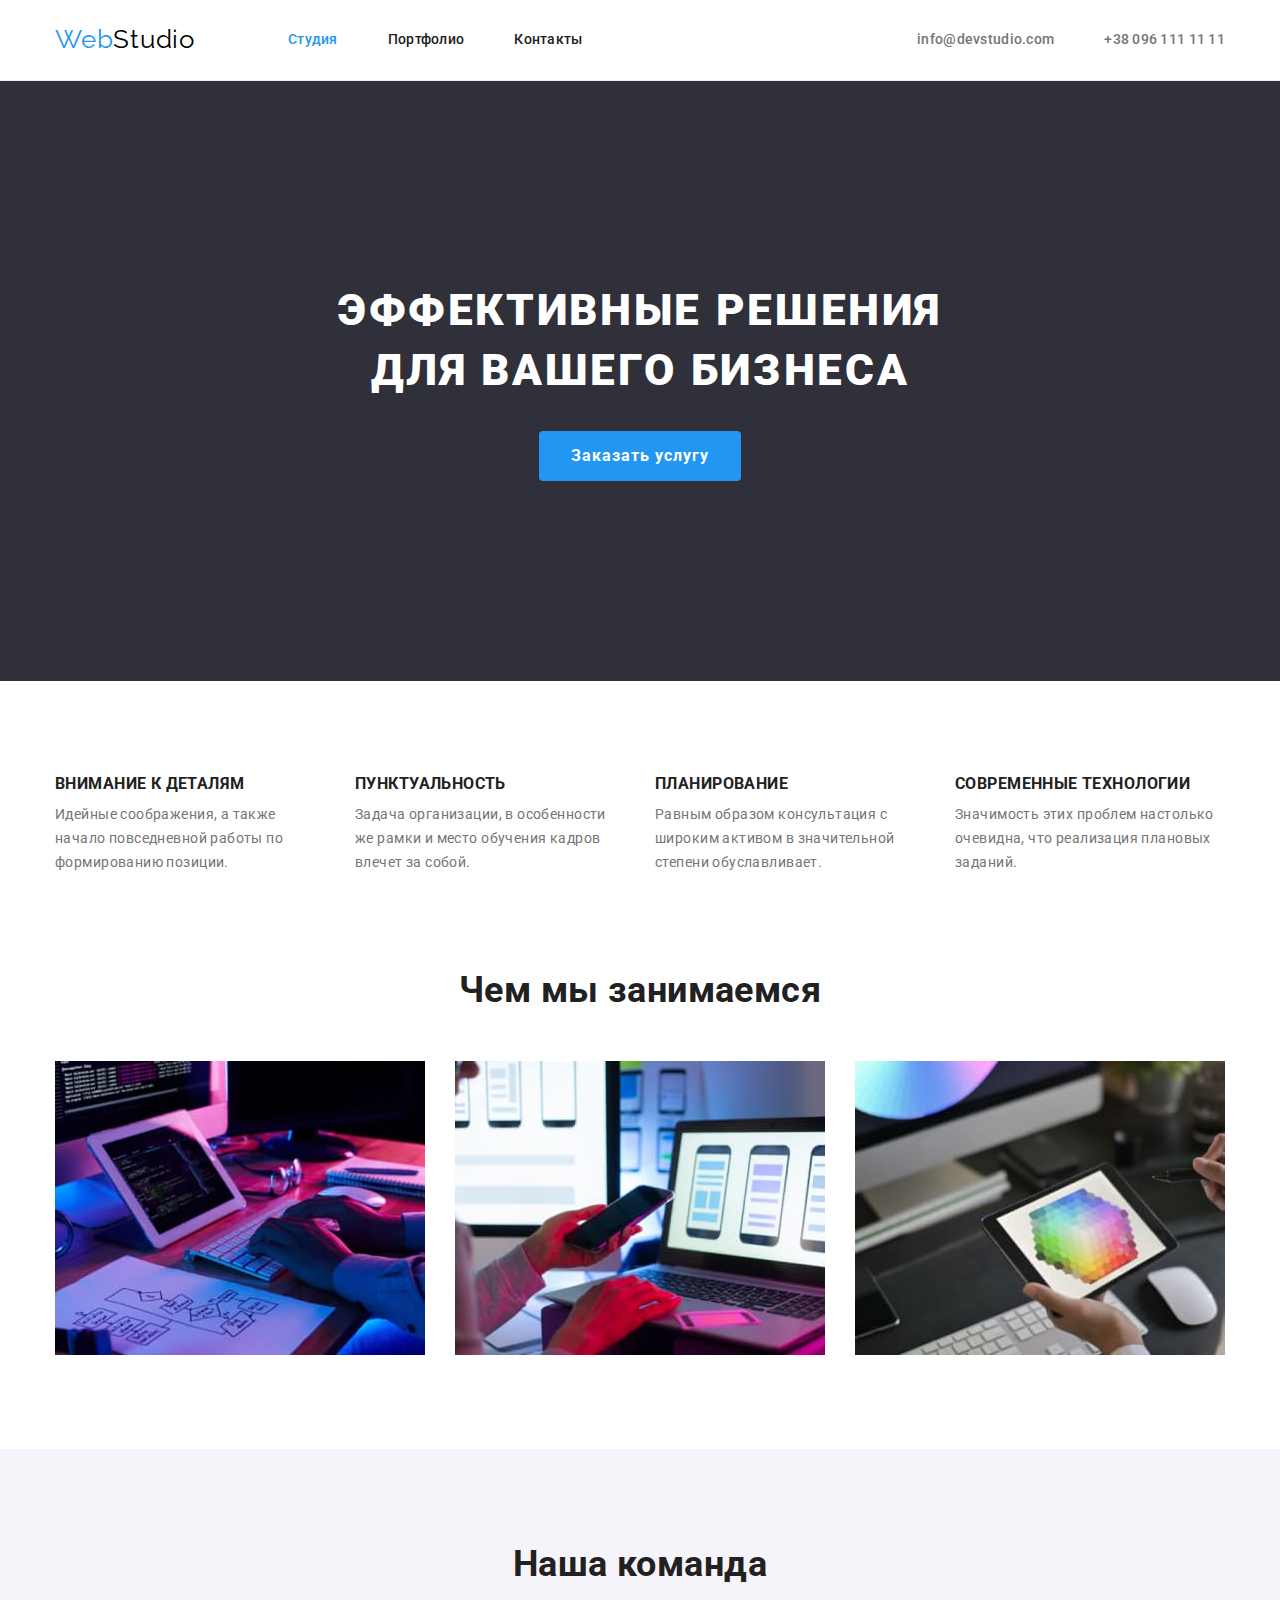
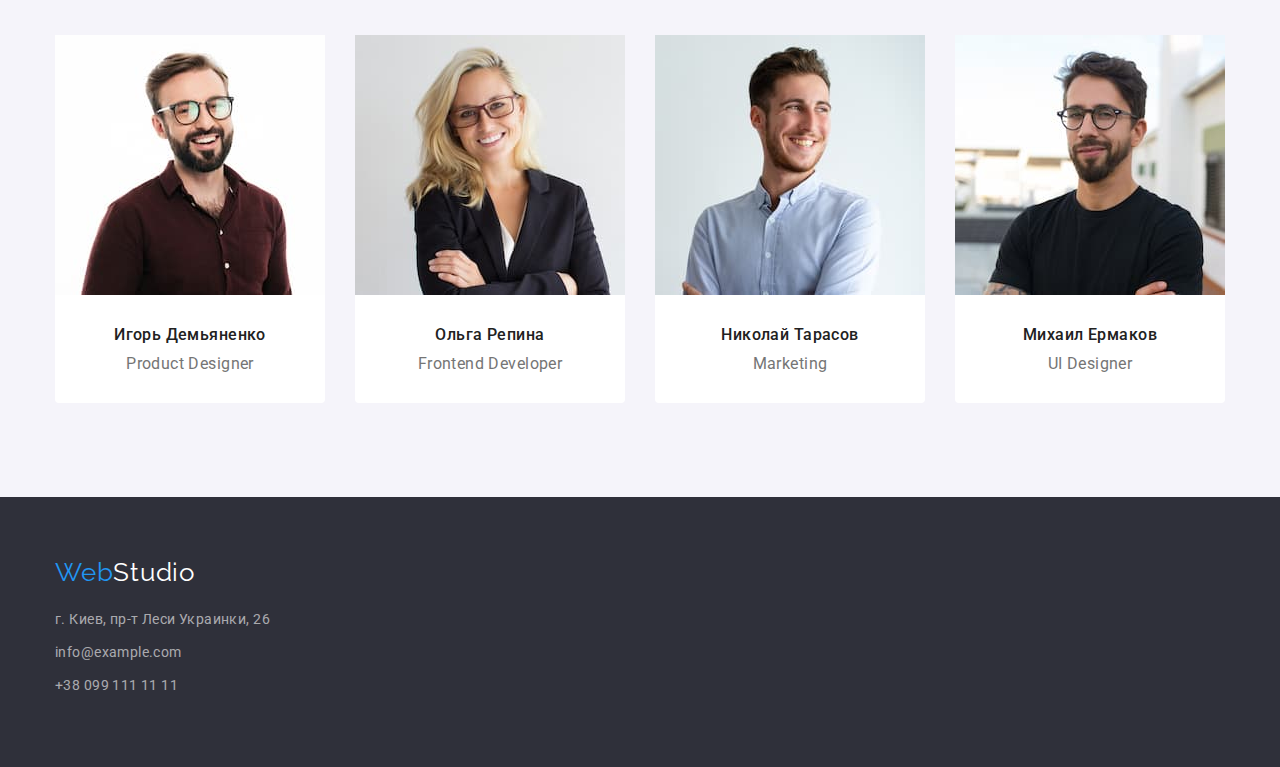
<file: index.html>
<!DOCTYPE html>
<!--Служебная инфа-->
<html lang="ru">

<head>
    <meta charset="UTF-8">
    <meta name="viewport" content="width=device-width, initial-scale=1.0">
    <title>Document</title>
    <link rel="preconnect" href="https://fonts.googleapis.com">
    <link rel="preconnect" href="https://fonts.gstatic.com" crossorigin>
    <link
        href="https://fonts.googleapis.com/css2?family=Raleway:wght@700&family=Roboto:wght@400;500;700;900&display=swap"
        rel="stylesheet">
        <link rel="stylesheet" href="https://cdnjs.cloudflare.com/ajax/libs/modern-normalize/1.1.0/modern-normalize.css"
            integrity="sha512-Y0MM+V6ymRKN2zStTqzQ227DWhhp4Mzdo6gnlRnuaNCbc+YN/ZH0sBCLTM4M0oSy9c9VKiCvd4Jk44aCLrNS5Q=="
            crossorigin="anonymous" referrerpolicy="no-referrer" />
    <link rel="stylesheet" href="./css/styles.css">

</head>

<body class="body">
    <!--Заголовок-->
    <header class="section header">
        <div class="container header-page">
        <nav class="navigation">
            <a href="./index.html" class="logo header-logo" lang="en">Web<span>Studio</span></a>
            <ul class="list header-nav">
                <li class="header-item"><a href="./index.html" class="header-link current">Студия</a></li>
                <li class="header-item"><a href="./portfolio.html" class="header-link">Портфолио</a></li>
                <li class="header-item"><a href="" class="header-link">Контакты</a></li>
            </ul>
        </nav>
        <ul class="list header-contakt">
            <li class="header-item"><a href="mailto:info@devstudio.com" class="header-cont">info@devstudio.com</a></li>
            <li class="header-item"><a href="tel:+380961111111" class="header-cont">+38 096 111 11 11</a></li>
        </ul>
        </div>
    </header>
    <!--Уникальная часть стираницы-->
    <main>
        <section class="section hero">
            <div class="container container-hero">
            <h1 class="hero-title">Эффективные решения для вашего бизнеса</h1>
            <button type="button" class="btn btn-primary">Заказать услугу</button></div>
        </section>
        <section class="section about">
            <div class="container">
            <!--Скрытый заголовок(Потом поменять)-->
            <h2 class="visually-hidden">Подход к работе</h2>
            <ul class="list list-about">
                <li class="about-link">
                    <h3 class="about-title">Внимание к деталям</h3>
                    <p class="about-text">Идейные соображения, а также начало повседневной работы по формированию
                        позиции.</p>
                </li>
                <li class="about-link">
                    <h3 class="about-title">Пунктуальность</h3>
                    <p class="about-text">Задача организации, в особенности же рамки и место обучения кадров влечет за
                        собой.</p>
                </li>
                <li class="about-link">
                    <h3 class="about-title">Планирование</h3>
                    <p class="about-text">Равным образом консультация с широким активом в значительной степени
                        обуславливает.</p>
                </li>
                <li class="about-link">
                    <h3 class="about-title">Современные технологии</h3>
                    <p class="about-text">Значимость этих проблем настолько очевидна, что реализация плановых заданий.
                    </p>
                </li>
            </ul>
            </div>
        </section>
        <section class="section work">
            <div class="container">
            <h2 class="work-name">Чем мы занимаемся</h2>
            <ul class="list list-work">
                <li class="list-img"><img src="./images/computer.jpg" alt="работа за компом" width="370" height="294"></li><li class="list-img"><img src="./images/phone.jpg" alt="Работа через телефон" width="370" height="294"></li>
                <li class="list-img"><img src="./images/laptop.jpg" alt="работа на планшете" width="370" height="294"></li>
            </ul>
            </div>
        </section>
        <section class="section team">
            <div class="container">
            <h2 class="team-name">Наша команда</h2>
            <ul class="list list-team">
                <li class="link-name"><img src="./images/igor.jpg" alt="Игорь Демьяненко" width="270" height="260">
                    <div class="name-job">
                        <h3 class="team-man">Игорь Демьяненко</h3>
                    <p class="team-job" lang="en">Product Designer</p></div>
                </li>
                <li class="link-name"><img src="./images/olga.jpg" alt="Ольга Репина" width="270" height="260">
                    <div class="name-job">
                        <h3 class="team-man">Ольга Репина</h3>
                    <p class="team-job" lang="en">Frontend Developer</p></div>
                </li>
                <li class="link-name"><img src="./images/nikolai.jpg" alt="Николай Тарасов" width="270" height="260">
                    <div class="name-job">
                        <h3 class="team-man">Николай Тарасов</h3>
                    <p class="team-job" lang="en">Marketing</p></div>
                </li>
                <li class="link-name"><img src="./images/mihail.jpg" alt="Михаил Ермаков" width="270" height="260">
                    <div class="name-job">
                        <h3 class="team-man">Михаил Ермаков</h3>
                    <p class="team-job" lang="en">UI Designer</p></div>
                </li>
            </ul>
            </div>
        </section>

    </main>
    <!--Футер-->
    <footer class="footer">
        <div class="container footer-container">
            <a href="./index.html" class="logo footer-logo" lang="en">Web<span>Studio</span></a>
            <!--Адреса компании-->
            <address>
                <ul class="list footer-contakt">
                    <li class="footer-adress"><a href="https://goo.gl/maps/NyUceUtweVrDCDV7A" class="footer-list"
                            target="_blank" rel="noopener noreferrer">г.
                            Киев,
                            пр-т Леси Украинки, 26</a></li>
                    <li class="footer-adress"><a href="mailto:info@example.com" class="footer-list">info@example.com</a>
                    </li>
                    <li class="footer-adress"><a href="tel:+380991111111" class="footer-list">+38 099 111 11 11</a></li>
                </ul>
            </address>
        </div>
    </footer>
</body>

</html>
</file>
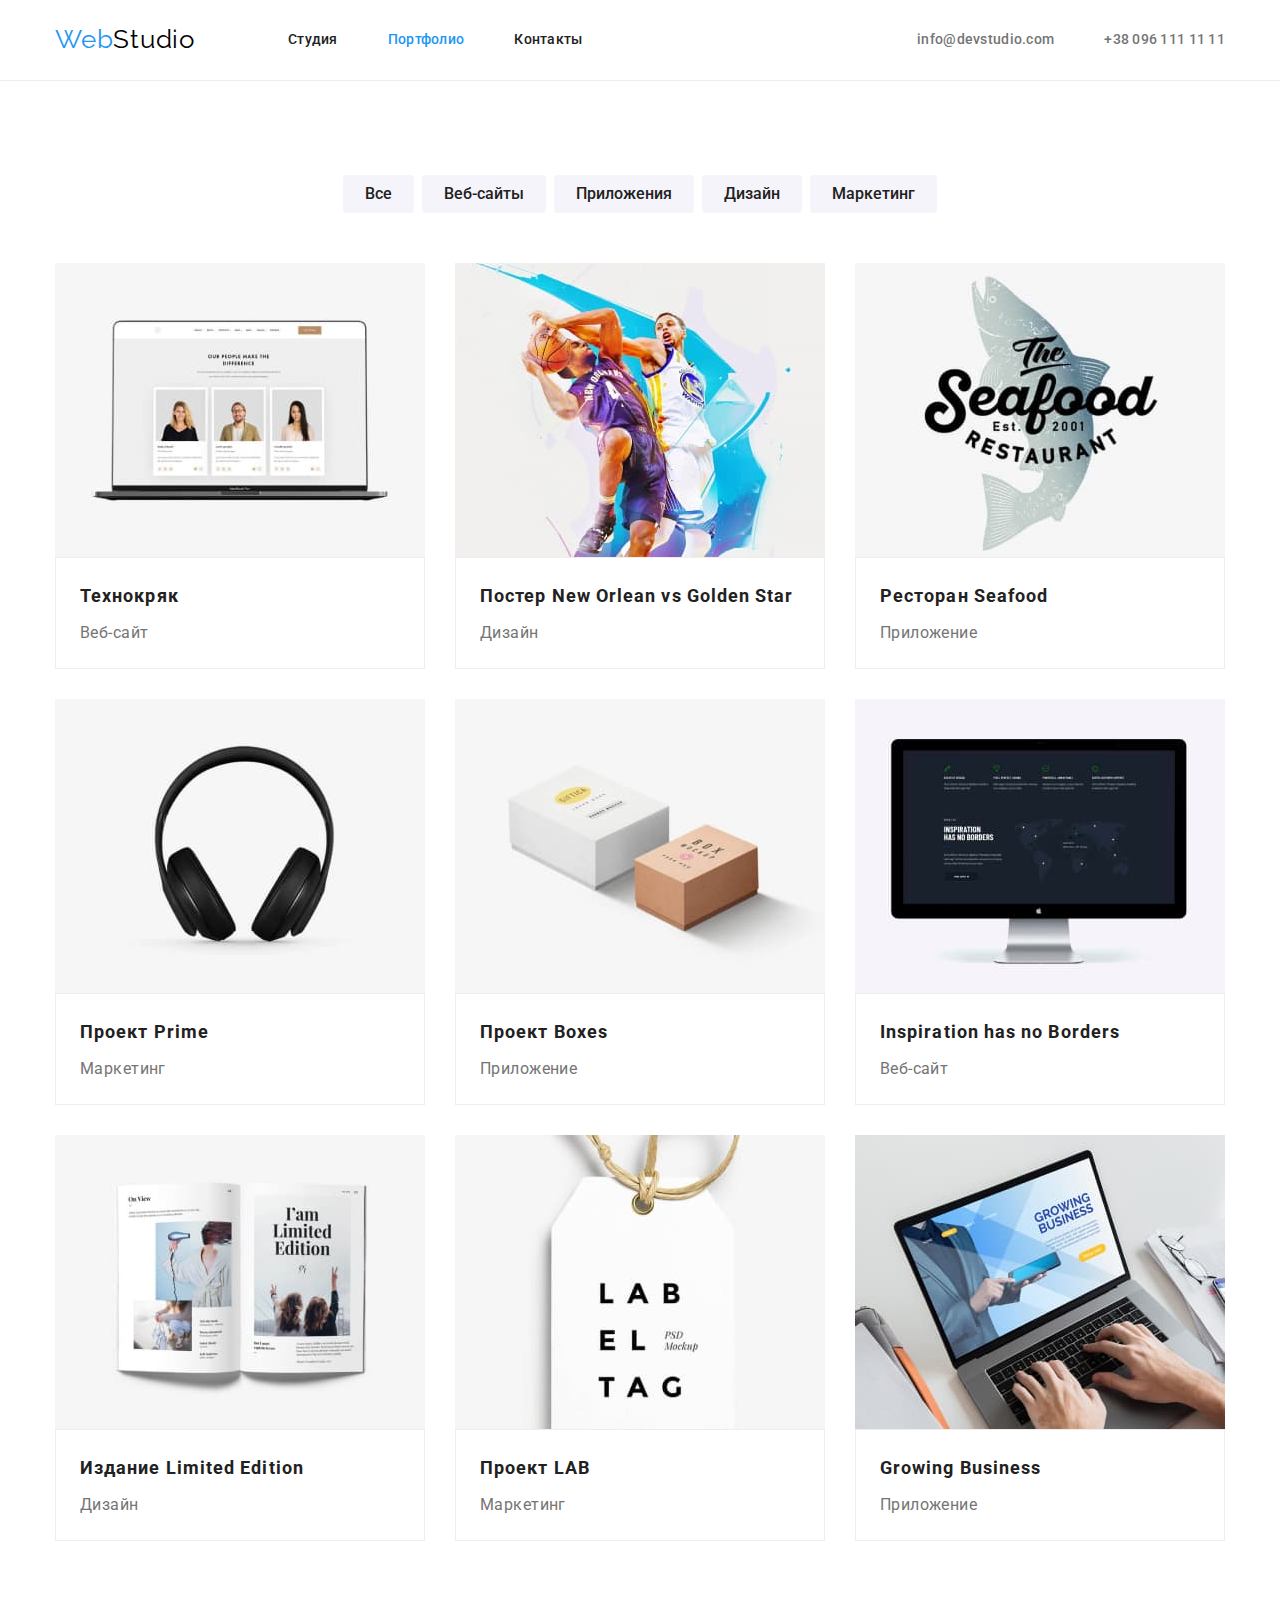
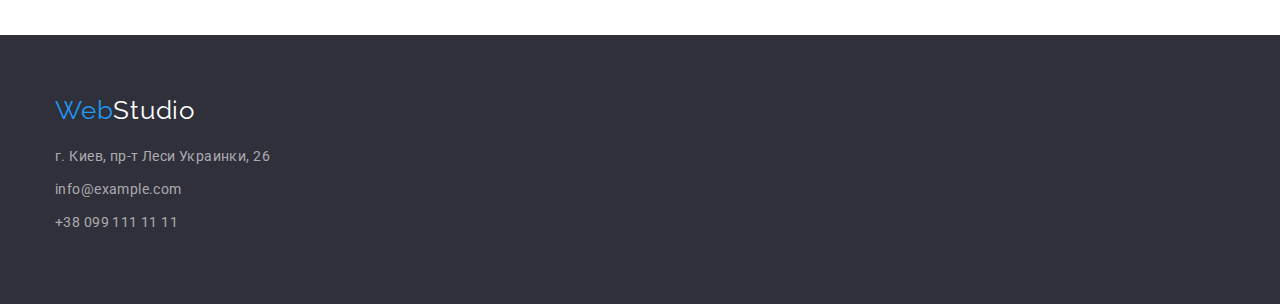
<file: portfolio.html>
<!DOCTYPE html>
<html lang="ru">

<head>
    <meta charset="UTF-8">
    <meta http-equiv="X-UA-Compatible" content="IE=edge">
    <meta name="viewport" content="width=device-width, initial-scale=1.0">
    <title>Document</title>
    <link rel="preconnect" href="https://fonts.googleapis.com">
    <link rel="preconnect" href="https://fonts.gstatic.com" crossorigin>
    <link
        href="https://fonts.googleapis.com/css2?family=Raleway:wght@700&family=Roboto:wght@400;500;700;900&display=swap"
        rel="stylesheet">
        <link rel="stylesheet" href="https://cdnjs.cloudflare.com/ajax/libs/modern-normalize/1.1.0/modern-normalize.css"
            integrity="sha512-Y0MM+V6ymRKN2zStTqzQ227DWhhp4Mzdo6gnlRnuaNCbc+YN/ZH0sBCLTM4M0oSy9c9VKiCvd4Jk44aCLrNS5Q=="
            crossorigin="anonymous" referrerpolicy="no-referrer" />
    <link rel="stylesheet" href="./css/styles.css">
</head>

<body class="body">
    <!--Заголовок-->
<header class="section header">
    <div class="container header-page">
        <nav class="navigation">
            <a href="./index.html" class="logo header-logo" lang="en">Web<span>Studio</span></a>
            <ul class="list header-nav">
                <li class="header-item"><a href="./index.html" class="header-link ">Студия</a></li>
                <li class="header-item"><a href="./portfolio.html" class="header-link current">Портфолио</a></li>
                <li class="header-item"><a href="" class="header-link">Контакты</a></li>
            </ul>
        </nav>
        <ul class="list header-contakt">
            <li class="header-item"><a href="mailto:info@devstudio.com" class="header-cont">info@devstudio.com</a></li>
            <li class="header-item"><a href="tel:+380961111111" class="header-cont">+38 096 111 11 11</a></li>
        </ul>
    </div>
</header>
    <!--Уникальная часть страницы-->
    <main>
        <section class="portfolio section">
            <div class="container">
            <h1 class="visually-hidden">Портфолио</h1>
            <ul class="list list-btn">
                <li class="button-list"><button type="button" class="btn btn-secondary">Все</button></li>
                <li class="button-list"><button type="button" class="btn btn-secondary">Веб-сайты</button></li>
                <li class="button-list"><button type="button" class="btn btn-secondary">Приложения</button></li>
                <li class="button-list"><button type="button" class="btn btn-secondary">Дизайн</button></li>
                <li class="button-list"><button type="button" class="btn btn-secondary">Маркетинг</button></li>
            </ul>
            <ul class="list portfolio-list">
                <li class="portfolio-link"><a href="">
                        <img src="./images/Технокряк.jpg" alt="Технокряк" Width="370" height="294">
                        <div class="portfolio-des"><h2 class="portfolio-title">Технокряк</h2>
                        <p class="portfolio-text">Веб-сайт</p>
                    </a></div>
                </li>
                <li class="portfolio-link"><a href=""><img src="./images/ПостерNewOrleanvsGoldenStar.jpg"
                            alt="Постер New Orlean vs Golden Star" Width="370" height="294">
                        <div class="portfolio-des">
                            <h2 class="portfolio-title">Постер <span lang="en">New Orlean vs Golden Star</span></h2>
                        <p class="portfolio-text">Дизайн</p>
                        </div>
                    </a>
                </li>
                <li class="portfolio-link"><a href=""><img src="./images/РесторанSeafood.jpg" alt="Ресторан Seafood" Width="370" height="294">
                        <div class="portfolio-des">
                            <h2 class="portfolio-title">Ресторан <span lang="en">Seafood</span></h2>
                        <p class="portfolio-text">Приложение</p>
                        </div>
                    </a>
                </li>
                <li class="portfolio-link"><a href=""><img src="./images/ПроектPrime.jpg" alt="Проект Prime" Width="370" height="294">
                        <div class="portfolio-des">
                            <h2 class="portfolio-title">Проект <span lang="en">Prime</span></h2>
                        <p class="portfolio-text">Маркетинг</p>
                        </div>
                    </a>
                </li>
                <li class="portfolio-link"><a href=""><img src="./images/ПроектBoxes.jpg" alt="Проект Boxes" Width="370" height="294">
                        <div class="portfolio-des">
                            <h2 class="portfolio-title">Проект <span lang="en">Boxes</span></h2>
                        <p class="portfolio-text">Приложение</p>
                        </div>
                    </a>
                </li>
                <li class="portfolio-link"><a href=""><img src="./images/InspirationhasnoBorders.jpg" alt="Inspiration has no Borders"
                            Width="370" height="294">
                        <div class="portfolio-des">
                            <h2 lang="en" class="portfolio-title">Inspiration has no Borders</h2>
                        <p class="portfolio-text">Веб-сайт</p>
                        </div>
                    </a>
                </li>
                <li class="portfolio-link"><a href=""><img src="./images/ИзданиеLimitedEdition.jpg" alt="Издание Limited Edition" Width="370"
                            height="294">
                        <div class="portfolio-des">
                            <h2 class="portfolio-title">Издание <span lang="en">Limited Edition</span></h2>
                        <p class="portfolio-text">Дизайн</p>
                        </div>
                    </a>
                </li>
                <li class="portfolio-link"><a href=""><img src="./images/ПроектLAB.jpg" alt="Проект LAB" Width="370" height="294">
                        <div class="portfolio-des">
                            <h2 class="portfolio-title">Проект <span lang="en">LAB</span></h2>
                        <p class="portfolio-text">Маркетинг</p>
                        </div>
                    </a>
                </li>
                <li class="portfolio-link"><a href=""><img src="./images/GrowingBusiness.jpg" alt="Growing Business" Width="370" height="294">
                        <div class="portfolio-des">
                            <h2 lang="en" class="portfolio-title">Growing Business</h2>
                        <p class="portfolio-text">Приложение</p>
                        </div>
                    </a>
                </li>
            </ul>
            </div>
        </section>
    </main>
    <!--Футер-->
    <footer class="footer">
        <div class="container footer-container">
        <a href="./index.html" class="logo footer-logo" lang="en">Web<span>Studio</span></a>
        <!--Адреса компании-->
        <address>
            <ul class="list footer-contakt">
                <li class="footer-adress"><a href="https://goo.gl/maps/NyUceUtweVrDCDV7A" class="footer-list" target="_blank"
                        rel="noopener noreferrer">г.
                        Киев,
                        пр-т Леси Украинки, 26</a></li>
                <li class="footer-adress"><a href="mailto:info@example.com" class="footer-list">info@example.com</a></li>
                <li class="footer-adress"><a href="tel:+380991111111" class="footer-list">+38 099 111 11 11</a></li>
            </ul>
        </address>
        </div>
    </footer>
</body>

</html>
</file>
<file: css/styles.css>
/*цвет основного текста #212121, 
hover color #ffffff
href color #757575
logo color #2196F3 
footer link color color: rgba(255, 255, 255, 0.6);
back-ground bt color #2196F3
основной фон #E5E5E5
хедер бек гроунл #ffffff
*/
/* Основные*/
.visually-hidden {
  position: absolute;
  white-space: nowrap;
  width: 1px;
  height: 1px;
  overflow: hidden;
  border: 0;
  padding: 0;
  clip: rect(0 0 0 0);
  clip-path: inset(50%);
  margin: -1px;
}
:root {
  --color-h: #212121;
  --color-text: #757575;
  --color-footer-adress: rgba(255, 255, 255, 0.6);
  --primary-white: #ffffff;
  --color-hf-logo: #2196f3;
  --color-hero-footer: #2f303a;
  --section-padding: 94px;
  --footer-paddingtb: 60px;
  --element-margin: 30px;
}
p,
h1,
h2,
h3,
h4,
h5,
h6 {
  margin: 0;
}
ul {
  margin: 0;
  padding: 0;
}
img {
  display: block;
  max-width: 100%;
  height: auto;
}
.container {
  margin-left: auto;
  margin-right: auto;
  width: 1200px;
  padding-left: 15px;
  padding-right: 15px;
}
body {
  font-family: Roboto, sans-serif;
  font-size: 14px;
  line-height: 1.14;
  letter-spacing: 0.03em;
  color: var(--color-h);
  background-color: var(--primary-white);
}
/*button index*/
.btn {
  font-family: inherit;
  font-style: normal;
  font-size: 16px;
  text-align: center;
  cursor: pointer;
  border: none;
  margin-left: auto;
  margin-right: auto;
  border-radius: 4px;
}
.btn-primary {
  font-weight: 700;
  line-height: 1.87;
  display: flex;
  align-items: center;
  letter-spacing: 0.06em;
  background-color: var(--color-hf-logo);
  color: var(--primary-white);
  min-width: 200px;
  height: 50px;
  margin-top: 30px;
  padding: 10px 32px;
}
.btn-primary:hover,
.btn-primary:focus {
  background-color: #188ce8;
}
a {
  text-decoration: none;
}
.list {
  list-style: none;
}
.list .header-link.current {
  color: var(--color-hf-logo);
}
/*header*/
.header {
  border-bottom: 1px solid #ececec;
}
.header-page {
  display: flex;
  align-items: center;
}
.header .container {
  display: flex;
}
.header-nav {
  display: flex;
  padding-top: 32px;
  padding-bottom: 32px;
}
.header-item + .header-item {
  margin-left: 50px;
}
.header-contakt {
  display: flex;
  margin-left: auto;
  padding-top: 32px;
  padding-bottom: 32px;
}
.navigation {
  display: flex;
  align-items: center;
}
.logo {
  font-family: Raleway, sans-serif;
  font-size: 26px;
  line-height: 1.19;
  letter-spacing: 0.03em;
  color: var(--color-hf-logo);
}
.header-logo {
  padding-top: 24px;
  padding-bottom: 25px;
  margin-right: 93px;
}
.header span {
  color: #000000;
}
.header-link {
  font-weight: 500;
  font-size: 14px;
  line-height: 1.14;
  letter-spacing: 0.02em;
  color: var(--color-h);
}
.header-link:hover,
.header-link:focus {
  color: var(--color-hf-logo);
}
.header-cont {
  font-weight: 500;
  font-size: 14px;
  line-height: 1.14;
  letter-spacing: 0.02em;
  color: var(--color-text);
}
.header-cont:hover,
.header-cont:focus {
  color: var(--color-hf-logo);
}
/*hero*/
.hero {
  padding-top: 200px;
  padding-bottom: 200px;
  margin: 0 auto;
  text-align: center;
  align-items: center;
  background-color: var(--color-hero-footer);
}
.hero-title {
  width: 696px;
  font-weight: 900;
  font-size: 44px;
  letter-spacing: 0.06em;
  line-height: 1.36;
  text-align: center;
  text-transform: uppercase;
  color: var(--primary-white);
  margin: 0 auto;
}
/*main index*/
/*about описание преимуществ*/
.about {
  padding-top: var(--section-padding);
  padding-bottom: var(--section-padding);
  display: flex;
}
.about-link {
  width: 270px;
  height: auto;
}

.list-about {
  display: flex;
  justify-content: space-between;
}
.about-title {
  text-transform: uppercase;
  margin-bottom: 10px;
}
.about-text {
  font-weight: 400;
  line-height: 1.71;
  color: var(--color-text);
}
/*work виды работ*/
.work {
  padding-bottom: var(--section-padding);
}
.list-work {
  display: flex;
}
.list-img + .list-img {
  margin-left: var(--element-margin);
}

.work-name {
  font-size: 36px;
  line-height: 1.17;
  text-align: center;
  margin-bottom: 50px;
}
/*team сотрудники*/
.list-team {
  display: flex;
}
.team {
  padding-top: var(--section-padding);
  padding-bottom: var(--section-padding);
  background: #f5f4fa;
}
.team-name {
  font-size: 36px;
  line-height: 1.17;
  text-align: center;
  margin-bottom: 50px;
}
.link-name + .link-name {
  margin-left: var(--element-margin);
}

.name-job {
  padding-top: var(--element-margin);
  padding-bottom: var(--element-margin);
  text-align: center;
  background-color: var(--primary-white);
  border-radius: 0px 0px 4px 4px;
}
.team-man {
  font-weight: 500;
  font-size: 16px;
  line-height: 1.19;
  margin-bottom: 10px;
}
.team-job {
  font-weight: 400;
  font-size: 16px;
  line-height: 1.19;
  color: var(--color-text);
}
/* portfolio*/
/* button portfolio*/
.portfolio {
  padding-top: var(--section-padding);
  padding-bottom: var(--section-padding);
}
.list-btn {
  display: flex;
  justify-content: center;
  margin-bottom: 50px;
}
.button-list + .button-list {
  margin-left: 8px;
}
.btn-secondary {
  font-weight: 500;
  line-height: 1.62;
  background-color: #f5f4fa;
  color: var(--color-h);
  text-decoration: none;
  padding: 6px 22px;
}
.btn-secondary:hover,
.btn-secondary:focus {
  background-color: var(--color-hf-logo);
  color: var(--primary-white);
}
.portfolio-list {
  display: flex;
  margin-left: -30px;
  margin-bottom: -30px;
  flex-wrap: wrap;
}
.portfolio-link {
  flex-basis: calc(100% / 3 - var(--element-margin));
  margin-left: var(--element-margin);
  margin-bottom: var(--element-margin);
}
.portfolio-title {
  font-size: 18px;
  line-height: 2;
  letter-spacing: 0.06em;
  margin-bottom: 4px;
  color: var(--color-h);
}
.portfolio-text {
  font-weight: 400;
  font-size: 16px;
  line-height: 1.87;
  color: var(--color-text);
}
.portfolio-des {
  padding: 20px 24px;
  border: 1px solid #eeeeee;
}
/*Footer*/
.footer {
  background-color: var(--color-hero-footer);
  padding-top: var(--footer-paddingtb);
  padding-bottom: var(--footer-paddingtb);
}
.footer-contakt {
  margin-top: 20px;
}
.footer-adress {
  margin-bottom: 9px;
}
.list .footer-list {
  font-family: inherit;
  font-style: normal;
  font-weight: 400;
  line-height: 1.71;
  color: var(--color-footer-adress);
  text-decoration: none;
}
.footer-list:hover,
.footer-list:focus {
  color: var(--primary-white);
}
.footer span {
  color: var(--primary-white);
}
</file>
